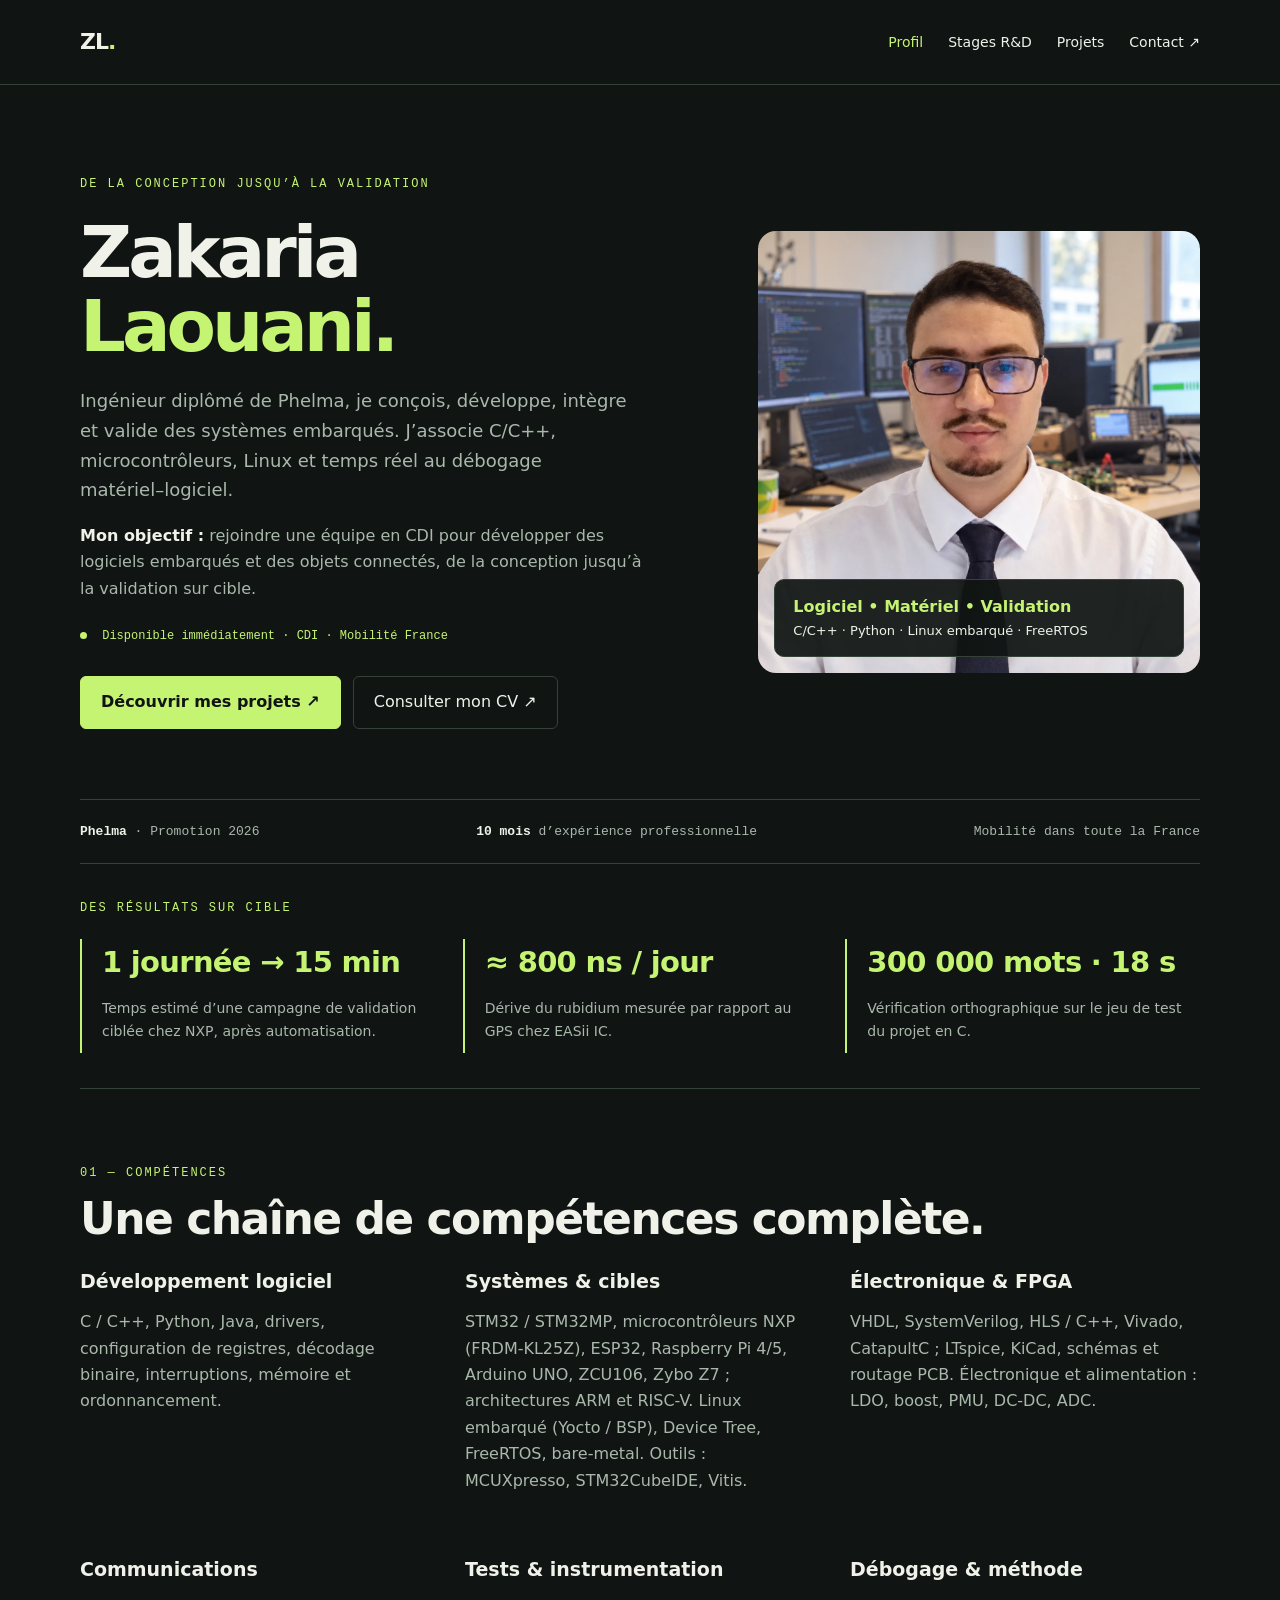
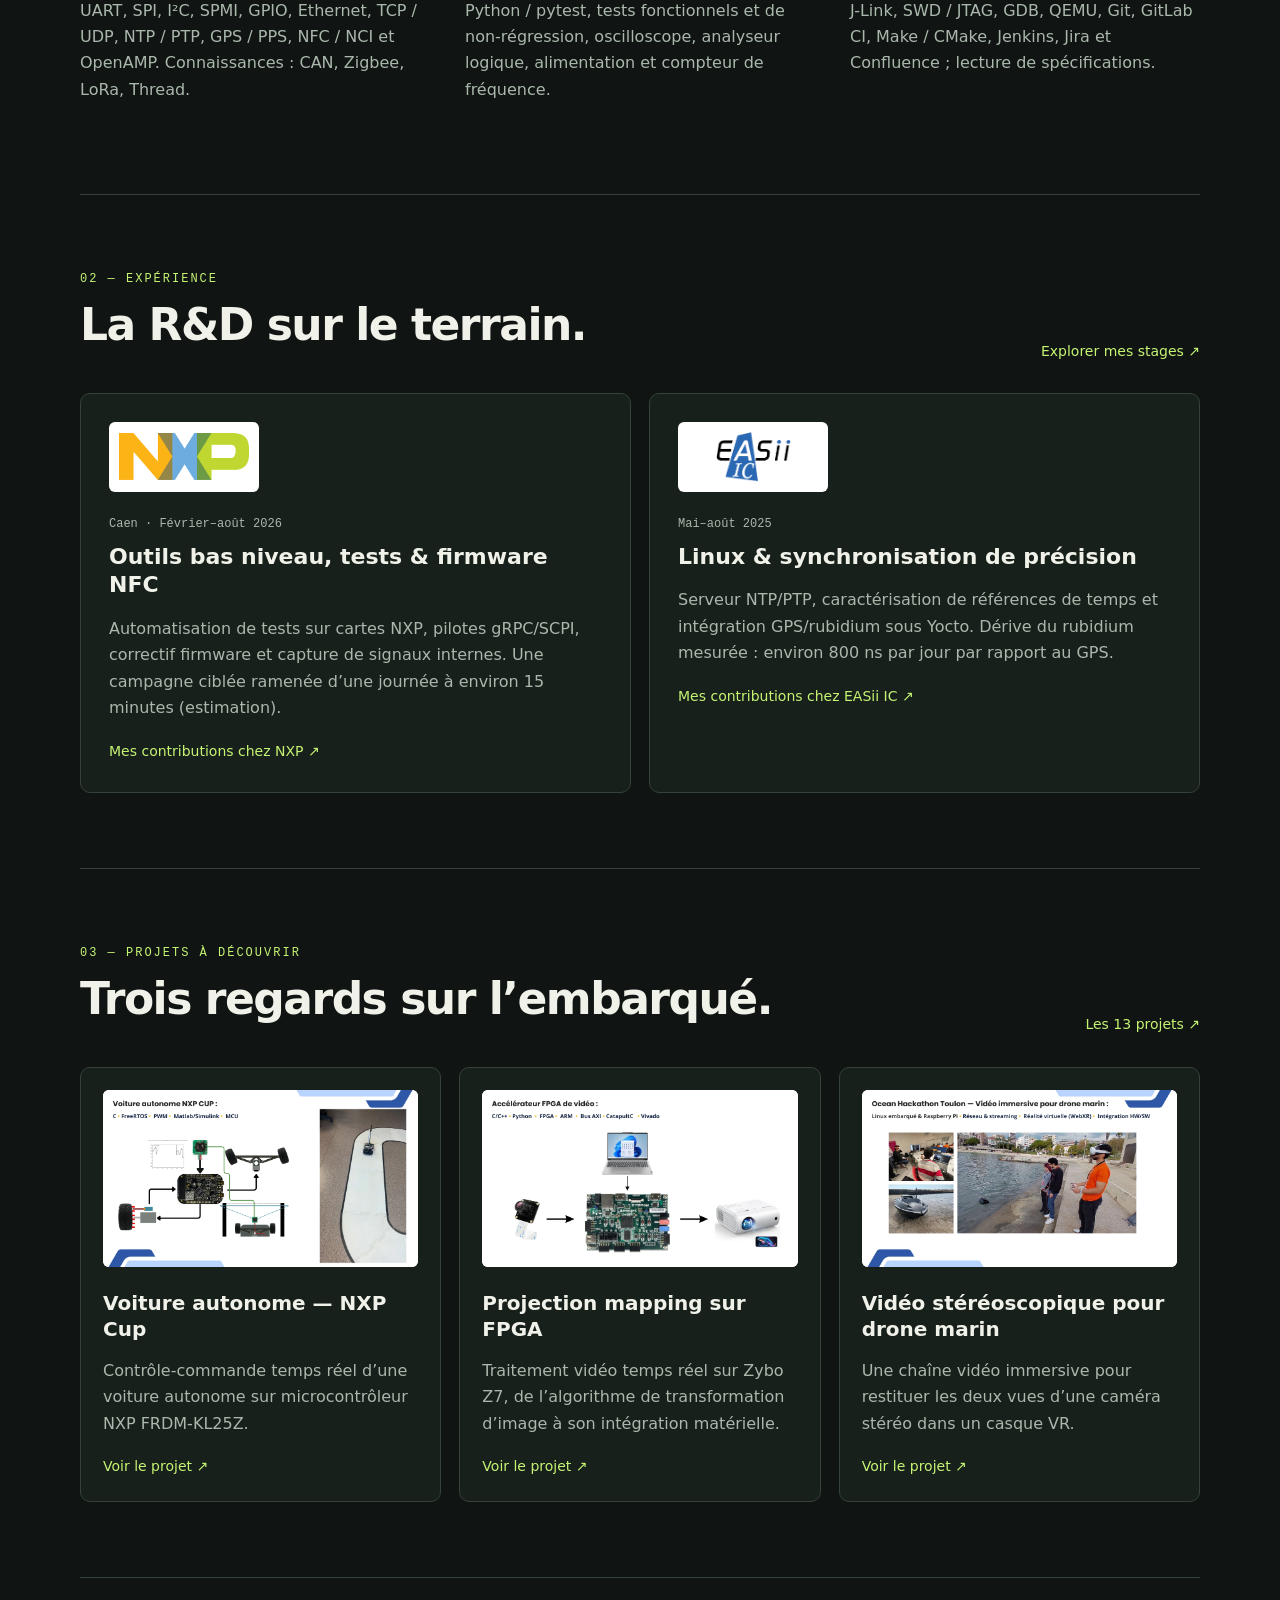
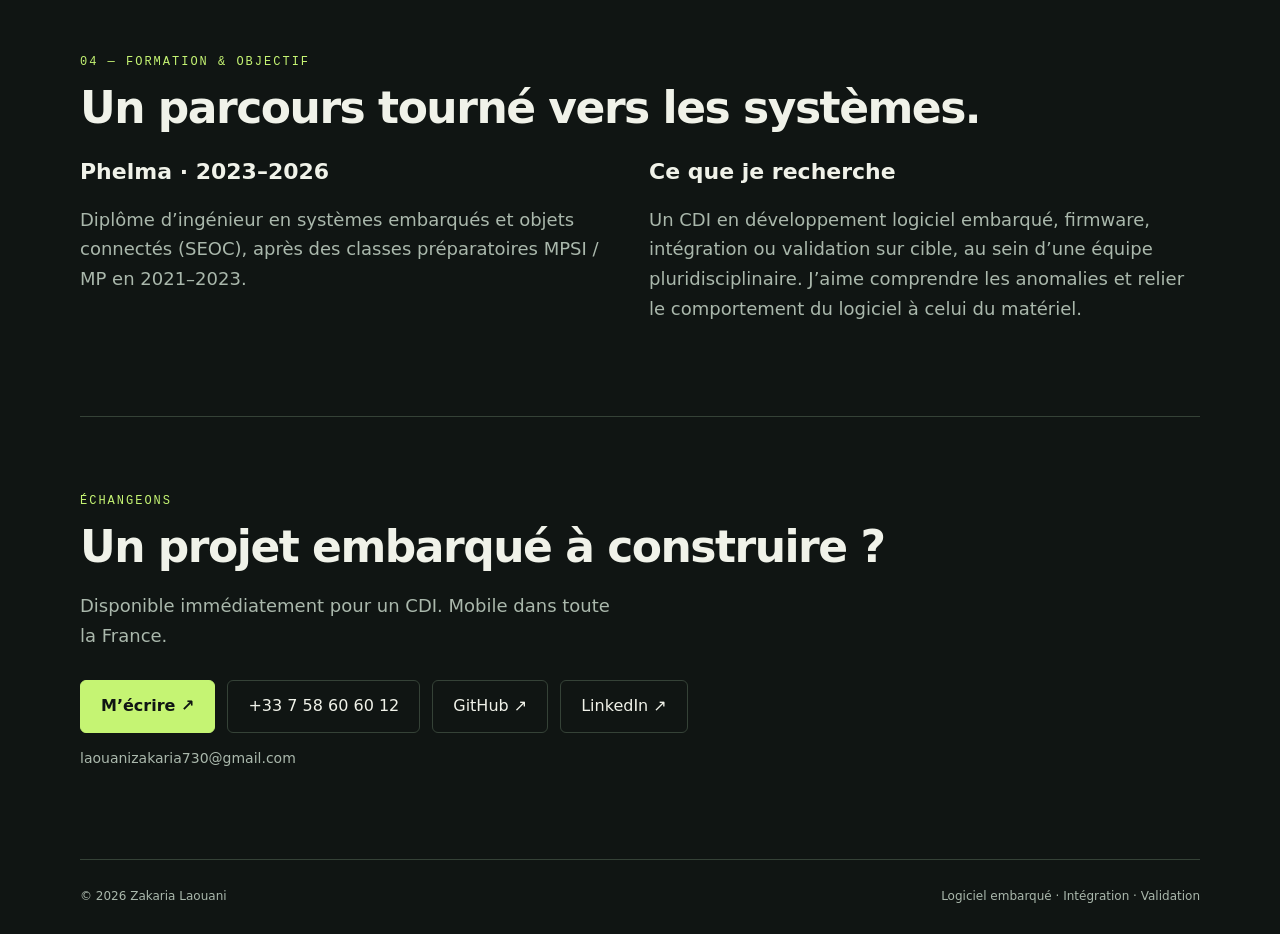
<file: index.html>
<!doctype html><html lang="fr"><head><meta charset="utf-8"><meta name="viewport" content="width=device-width, initial-scale=1"><meta name="description" content="Zakaria Laouani, ingénieur systèmes embarqués : C/C++, Linux, FreeRTOS, intégration et validation sur cible."><title>Portfolio — Zakaria Laouani</title><link rel="stylesheet" href="./styles.css"><script src="./script.js" defer></script></head><body><a class="skip" href="#main">Aller au contenu</a><header><nav class="wrap" aria-label="Navigation principale"><a class="logo" href="./index.html">ZL<span>.</span></a><div class="links"><a href="./index.html" aria-current="page">Profil</a><a href="./experiences.html">Stages R&D</a><a href="./projets.html">Projets</a><a href="#contact">Contact ↗</a></div></nav></header><main id="main" class="wrap"><div class="hero"><div><div class="eyebrow">De la conception jusqu’à la validation</div><h1>Zakaria<br><em>Laouani.</em></h1><p class="lead">Ingénieur diplômé de Phelma, je conçois, développe, intègre et valide des systèmes embarqués. J’associe C/C++, microcontrôleurs, Linux et temps réel au débogage matériel–logiciel.</p><p class="hero-objective"><strong>Mon objectif :</strong> rejoindre une équipe en CDI pour développer des logiciels embarqués et des objets connectés, de la conception jusqu’à la validation sur cible.</p><div class="availability"><span></span> Disponible immédiatement · CDI · Mobilité France</div><div class="actions"><a class="btn primary" href="./projets.html">Découvrir mes projets ↗</a><a class="btn" href="./assets/cv-zakaria-laouani.pdf" target="_blank" rel="noopener">Consulter mon CV ↗</a></div></div><figure class="portrait"><img src="./assets/portrait.webp" alt="Zakaria Laouani dans un laboratoire électronique" width="1254" height="1254" fetchpriority="high"><figcaption><strong>Logiciel • Matériel • Validation</strong>C/C++ · Python · Linux embarqué · FreeRTOS</figcaption></figure></div><div class="strip"><span><strong>Phelma</strong> · Promotion 2026</span><span><strong>10 mois</strong> d’expérience professionnelle</span><span>Mobilité dans toute la France</span></div>
<section class="impact" aria-label="Quelques résultats"><div class="eyebrow">Des résultats sur cible</div><div class="impact-grid"><article><strong>1 journée → 15 min</strong><p>Temps estimé d’une campagne de validation ciblée chez NXP, après automatisation.</p></article><article><strong>≈ 800 ns / jour</strong><p>Dérive du rubidium mesurée par rapport au GPS chez EASii IC.</p></article><article><strong>300 000 mots · 18 s</strong><p>Vérification orthographique sur le jeu de test du projet en C.</p></article></div></section><section id="competences"><div class="eyebrow">01 — Compétences</div><h2>Une chaîne de compétences complète.</h2><div class="skills skill-grid"><div><h3>Développement logiciel</h3><p>C / C++, Python, Java, drivers, configuration de registres, décodage binaire, interruptions, mémoire et ordonnancement.</p></div><div><h3>Systèmes &amp; cibles</h3><p>STM32 / STM32MP, microcontrôleurs NXP (FRDM-KL25Z), ESP32, Raspberry Pi 4/5, Arduino UNO, ZCU106, Zybo Z7 ; architectures ARM et RISC-V. Linux embarqué (Yocto / BSP), Device Tree, FreeRTOS, bare-metal. Outils : MCUXpresso, STM32CubeIDE, Vitis.</p></div><div><h3>Électronique &amp; FPGA</h3><p>VHDL, SystemVerilog, HLS / C++, Vivado, CatapultC ; LTspice, KiCad, schémas et routage PCB. Électronique et alimentation : LDO, boost, PMU, DC-DC, ADC.</p></div><div><h3>Communications</h3><p>UART, SPI, I²C, SPMI, GPIO, Ethernet, TCP / UDP, NTP / PTP, GPS / PPS, NFC / NCI et OpenAMP. Connaissances : CAN, Zigbee, LoRa, Thread.</p></div><div><h3>Tests &amp; instrumentation</h3><p>Python / pytest, tests fonctionnels et de non-régression, oscilloscope, analyseur logique, alimentation et compteur de fréquence.</p></div><div><h3>Débogage &amp; méthode</h3><p>J-Link, SWD / JTAG, GDB, QEMU, Git, GitLab CI, Make / CMake, Jenkins, Jira et Confluence ; lecture de spécifications.</p></div></div></section><section><div class="section-top"><div><div class="eyebrow">02 — Expérience</div><h2>La R&D sur le terrain.</h2></div><a class="text-link" href="./experiences.html">Explorer mes stages ↗</a></div><div class="grid"><article class="card"><img class="company-logo" src="./assets/logo-nxp.png" alt="NXP Semiconductors"><p class="number">Caen · Février–août 2026</p><h3>Outils bas niveau, tests & firmware NFC</h3><p>Automatisation de tests sur cartes NXP, pilotes gRPC/SCPI, correctif firmware et capture de signaux internes. Une campagne ciblée ramenée d’une journée à environ 15 minutes (estimation).</p><a class="text-link" href="./experiences.html#nxp">Mes contributions chez NXP ↗</a></article><article class="card"><img class="company-logo" src="./assets/logo-easii.png" alt="EASii IC"><p class="number">Mai–août 2025</p><h3>Linux & synchronisation de précision</h3><p>Serveur NTP/PTP, caractérisation de références de temps et intégration GPS/rubidium sous Yocto. Dérive du rubidium mesurée : environ 800 ns par jour par rapport au GPS.</p><a class="text-link" href="./experiences.html#easii">Mes contributions chez EASii IC ↗</a></article></div></section><section><div class="section-top"><div><div class="eyebrow">03 — Projets à découvrir</div><h2>Trois regards sur l’embarqué.</h2></div><a class="text-link" href="./projets.html">Les 13 projets ↗</a></div><div class="featured-grid"><article class="card"><a class="project-image" href="./assets/slide-09.webp" data-lightbox aria-label="Agrandir : Voiture autonome — NXP Cup"><img src="./assets/slide-09.webp" alt="Voiture autonome — NXP Cup" loading="lazy"></a><h3>Voiture autonome — NXP Cup</h3><p>Contrôle-commande temps réel d’une voiture autonome sur microcontrôleur NXP FRDM-KL25Z.</p><a class="text-link" href="./projets.html#nxp-cup">Voir le projet ↗</a></article><article class="card"><a class="project-image" href="./assets/slide-10.webp" data-lightbox aria-label="Agrandir : Projection mapping sur FPGA"><img src="./assets/slide-10.webp" alt="Projection mapping sur FPGA" loading="lazy"></a><h3>Projection mapping sur FPGA</h3><p>Traitement vidéo temps réel sur Zybo Z7, de l’algorithme de transformation d’image à son intégration matérielle.</p><a class="text-link" href="./projets.html#projection">Voir le projet ↗</a></article><article class="card"><a class="project-image" href="./assets/slide-08.webp" data-lightbox aria-label="Agrandir : Vidéo stéréoscopique pour drone marin"><img src="./assets/slide-08.webp" alt="Vidéo stéréoscopique pour drone marin" loading="lazy"></a><h3>Vidéo stéréoscopique pour drone marin</h3><p>Une chaîne vidéo immersive pour restituer les deux vues d’une caméra stéréo dans un casque VR.</p><a class="text-link" href="./projets.html#ocean">Voir le projet ↗</a></article></div></section><section><div class="eyebrow">04 — Formation & objectif</div><h2>Un parcours tourné vers les systèmes.</h2><div class="grid"><div><h3>Phelma · 2023–2026</h3><p class="lead">Diplôme d’ingénieur en systèmes embarqués et objets connectés (SEOC), après des classes préparatoires MPSI / MP en 2021–2023.</p></div><div><h3>Ce que je recherche</h3><p class="lead">Un CDI en développement logiciel embarqué, firmware, intégration ou validation sur cible, au sein d’une équipe pluridisciplinaire. J’aime comprendre les anomalies et relier le comportement du logiciel à celui du matériel.</p></div></div></section><section id="contact"><div class="eyebrow">Échangeons</div><h2>Un projet embarqué à construire ?</h2><p class="lead">Disponible immédiatement pour un CDI. Mobile dans toute la France.</p><div class="actions"><a class="btn primary" href="mailto:laouanizakaria730@gmail.com">M’écrire ↗</a><a class="btn" href="tel:+33758606012">+33 7 58 60 60 12</a><a class="btn" href="https://github.com/zakaria-laouani" target="_blank" rel="noopener noreferrer">GitHub ↗</a><a class="btn" href="https://www.linkedin.com/in/zakaria-laouani-aa63ab289/" target="_blank" rel="noopener noreferrer">LinkedIn ↗</a></div><p class="note"><a href="mailto:laouanizakaria730@gmail.com">laouanizakaria730@gmail.com</a></p></section></main><footer class="wrap"><span>© <span id="year">2026</span> Zakaria Laouani</span><span>Logiciel embarqué · Intégration · Validation</span></footer><dialog id="image-dialog" aria-label="Visuel agrandi"><button type="button" id="close-dialog">Fermer ×</button><img id="dialog-image" alt=""><p id="dialog-caption"></p></dialog></body></html>
</file>
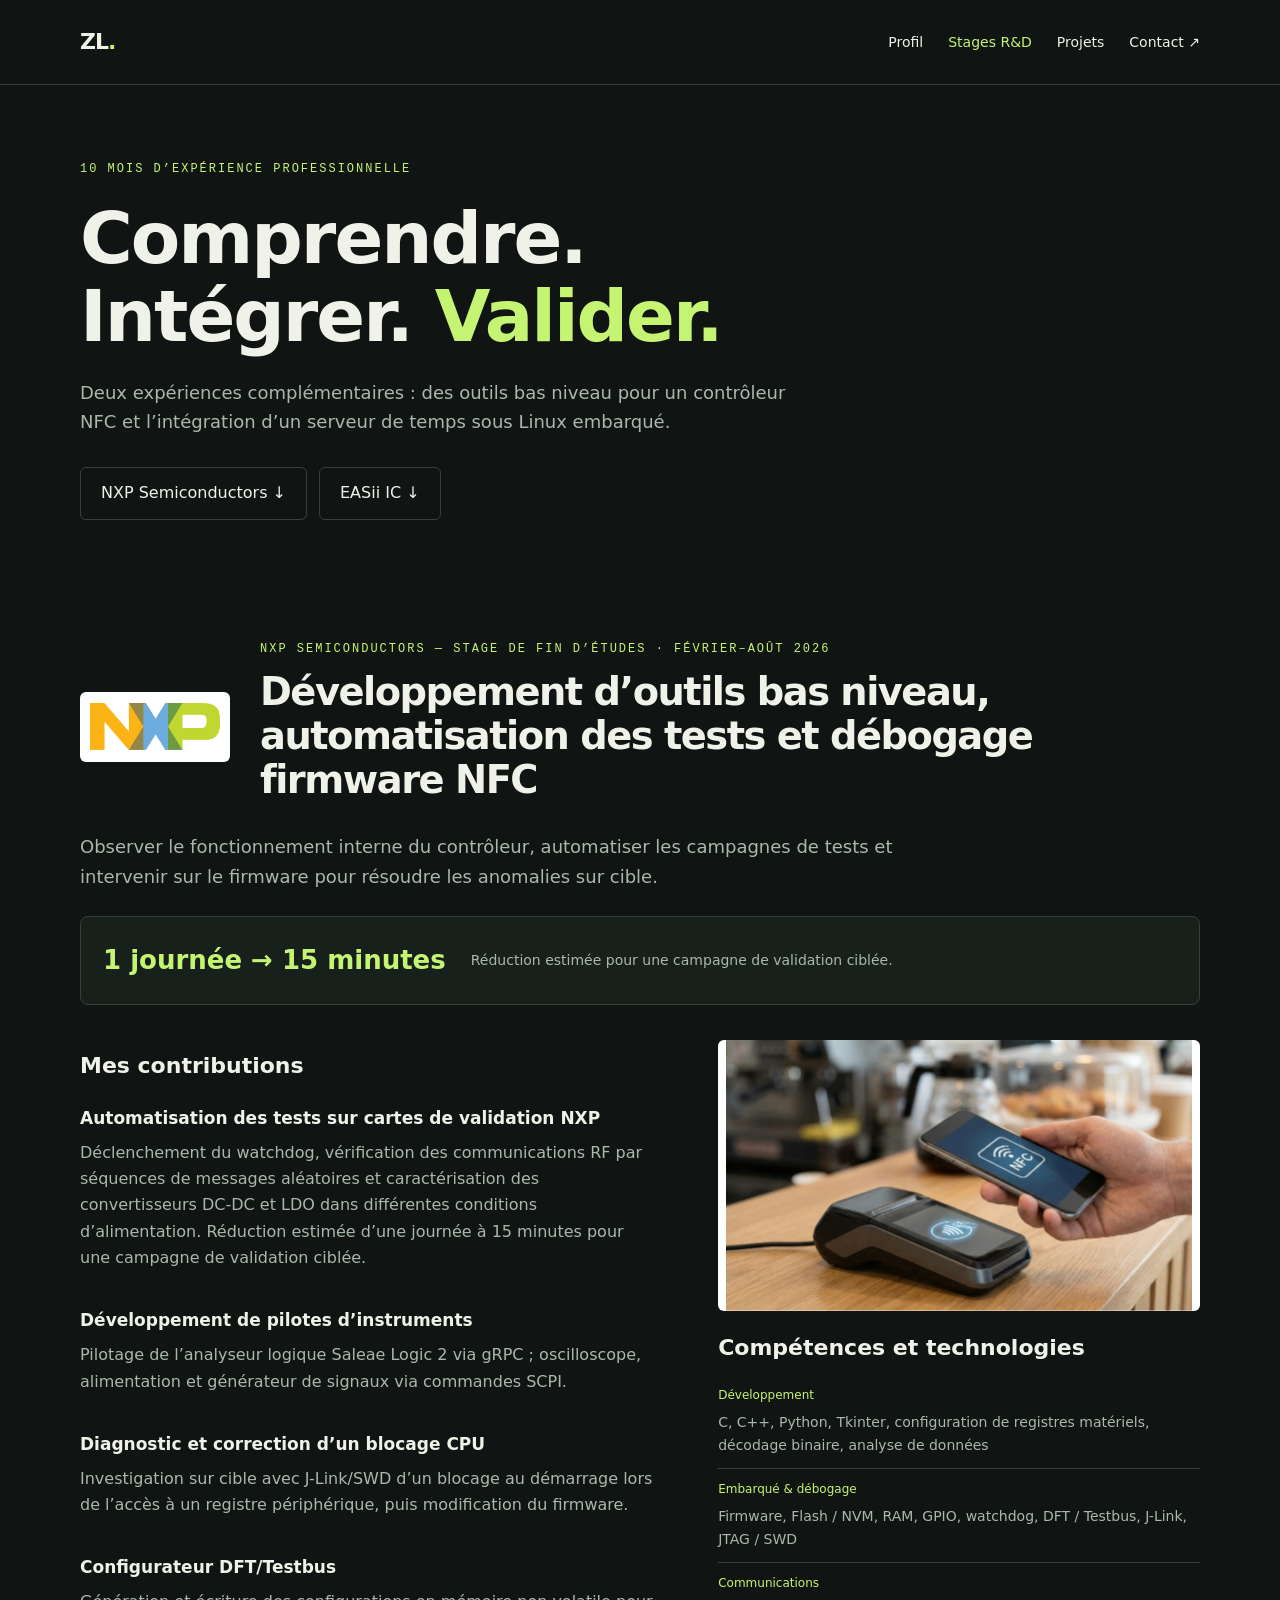
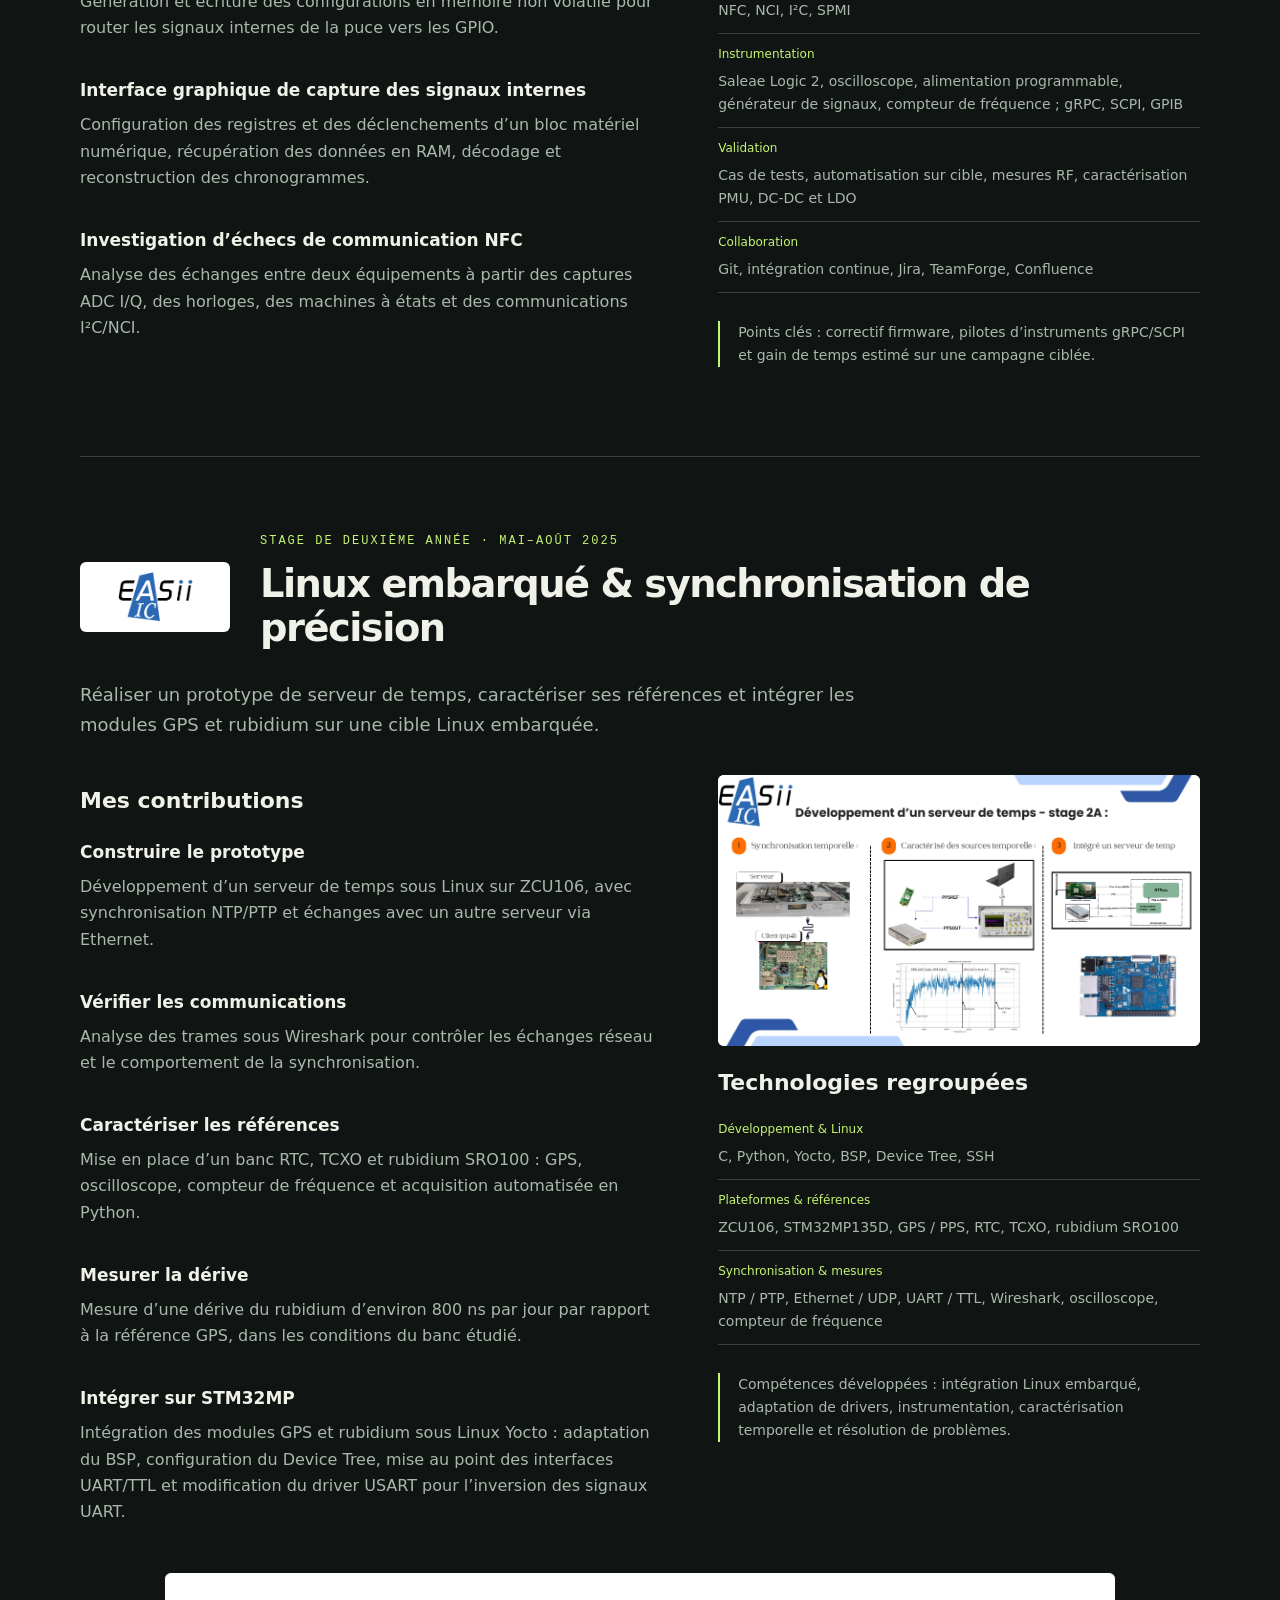
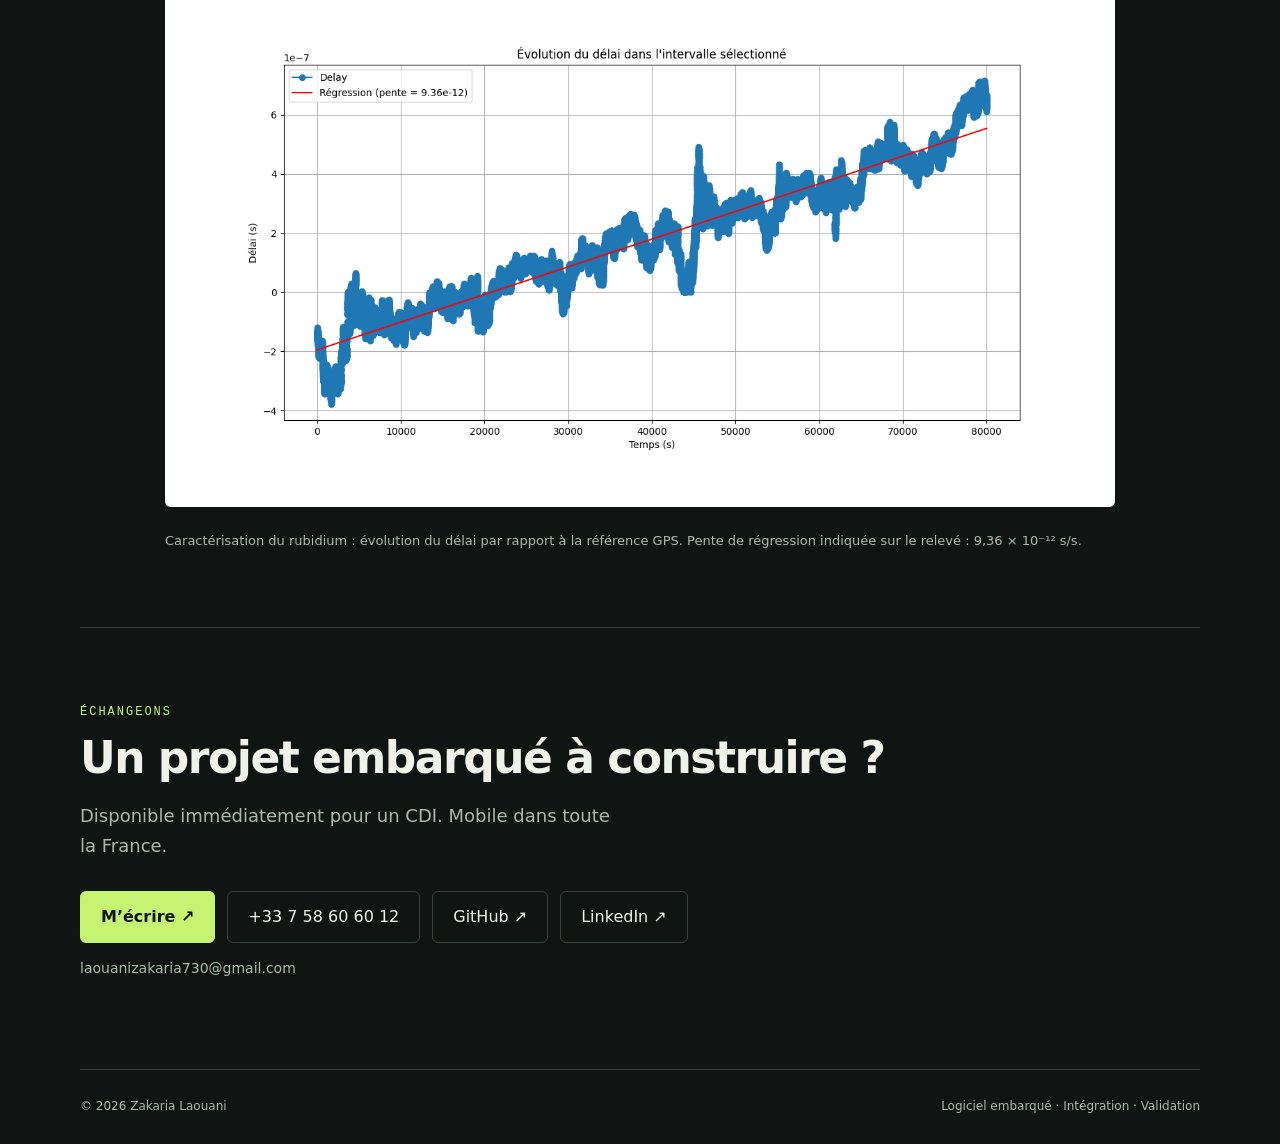
<file: experiences.html>
<!doctype html><html lang="fr"><head><meta charset="utf-8"><meta name="viewport" content="width=device-width, initial-scale=1"><meta name="description" content="Zakaria Laouani, ingénieur systèmes embarqués : C/C++, Linux, FreeRTOS, intégration et validation sur cible."><title>Stages R&amp;D — Zakaria Laouani</title><link rel="stylesheet" href="./styles.css"><script src="./script.js" defer></script></head><body><a class="skip" href="#main">Aller au contenu</a><header><nav class="wrap" aria-label="Navigation principale"><a class="logo" href="./index.html">ZL<span>.</span></a><div class="links"><a href="./index.html">Profil</a><a href="./experiences.html" aria-current="page">Stages R&D</a><a href="./projets.html">Projets</a><a href="#contact">Contact ↗</a></div></nav></header><main id="main" class="wrap"><div class="page-intro"><div class="eyebrow">10 mois d’expérience professionnelle</div><h1>Comprendre.<br>Intégrer. <em>Valider.</em></h1><p class="lead">Deux expériences complémentaires : des outils bas niveau pour un contrôleur NFC et l’intégration d’un serveur de temps sous Linux embarqué.</p><div class="actions"><a class="btn" href="#nxp">NXP Semiconductors ↓</a><a class="btn" href="#easii">EASii IC ↓</a></div></div><section id="nxp" class="stage"><div class="stage-heading"><img class="company-logo" src="./assets/logo-nxp.png" alt="NXP Semiconductors"><div><div class="eyebrow">NXP Semiconductors — Stage de fin d’études · Février–août 2026</div><h2>Développement d’outils bas niveau, automatisation des tests et débogage firmware NFC</h2></div></div><p class="lead">Observer le fonctionnement interne du contrôleur, automatiser les campagnes de tests et intervenir sur le firmware pour résoudre les anomalies sur cible.</p><div class="result-callout"><strong>1 journée → 15 minutes</strong><span>Réduction estimée pour une campagne de validation ciblée.</span></div><div class="stage-layout"><div><h3>Mes contributions</h3><div class="contribution"><h4>Automatisation des tests sur cartes de validation NXP</h4><p>Déclenchement du watchdog, vérification des communications RF par séquences de messages aléatoires et caractérisation des convertisseurs DC-DC et LDO dans différentes conditions d’alimentation. Réduction estimée d’une journée à 15 minutes pour une campagne de validation ciblée.</p></div><div class="contribution"><h4>Développement de pilotes d’instruments</h4><p>Pilotage de l’analyseur logique Saleae Logic 2 via gRPC ; oscilloscope, alimentation et générateur de signaux via commandes SCPI.</p></div><div class="contribution"><h4>Diagnostic et correction d’un blocage CPU</h4><p>Investigation sur cible avec J-Link/SWD d’un blocage au démarrage lors de l’accès à un registre périphérique, puis modification du firmware.</p></div><div class="contribution"><h4>Configurateur DFT/Testbus</h4><p>Génération et écriture des configurations en mémoire non volatile pour router les signaux internes de la puce vers les GPIO.</p></div><div class="contribution"><h4>Interface graphique de capture des signaux internes</h4><p>Configuration des registres et des déclenchements d’un bloc matériel numérique, récupération des données en RAM, décodage et reconstruction des chronogrammes.</p></div><div class="contribution"><h4>Investigation d’échecs de communication NFC</h4><p>Analyse des échanges entre deux équipements à partir des captures ADC I/Q, des horloges, des machines à états et des communications I²C/NCI.</p></div></div><aside><a class="project-image" href="./assets/nfc.png" data-lightbox aria-label="Agrandir : illustration du contexte NFC"><img src="./assets/nfc.png" alt="Illustration du contexte NFC" loading="lazy"></a><h3>Compétences et technologies</h3><dl class="technologies"><div><dt>Développement</dt><dd>C, C++, Python, Tkinter, configuration de registres matériels, décodage binaire, analyse de données</dd></div><div><dt>Embarqué &amp; débogage</dt><dd>Firmware, Flash / NVM, RAM, GPIO, watchdog, DFT / Testbus, J-Link, JTAG / SWD</dd></div><div><dt>Communications</dt><dd>NFC, NCI, I²C, SPMI</dd></div><div><dt>Instrumentation</dt><dd>Saleae Logic 2, oscilloscope, alimentation programmable, générateur de signaux, compteur de fréquence ; gRPC, SCPI, GPIB</dd></div><div><dt>Validation</dt><dd>Cas de tests, automatisation sur cible, mesures RF, caractérisation PMU, DC-DC et LDO</dd></div><div><dt>Collaboration</dt><dd>Git, intégration continue, Jira, TeamForge, Confluence</dd></div></dl><p class="learning">Points clés : correctif firmware, pilotes d’instruments gRPC/SCPI et gain de temps estimé sur une campagne ciblée.</p></aside></div></section><section id="easii" class="stage"><div class="stage-heading"><img class="company-logo" src="./assets/logo-easii.png" alt="EASii IC"><div><div class="eyebrow">Stage de deuxième année ·  Mai–août 2025</div><h2>Linux embarqué &amp; synchronisation de précision</h2></div></div><p class="lead">Réaliser un prototype de serveur de temps, caractériser ses références et intégrer les modules GPS et rubidium sur une cible Linux embarquée.</p><div class="stage-layout"><div><h3>Mes contributions</h3><div class="contribution"><h4>Construire le prototype</h4><p>Développement d’un serveur de temps sous Linux sur ZCU106, avec synchronisation NTP/PTP et échanges avec un autre serveur via Ethernet.</p></div><div class="contribution"><h4>Vérifier les communications</h4><p>Analyse des trames sous Wireshark pour contrôler les échanges réseau et le comportement de la synchronisation.</p></div><div class="contribution"><h4>Caractériser les références</h4><p>Mise en place d’un banc RTC, TCXO et rubidium SRO100 : GPS, oscilloscope, compteur de fréquence et acquisition automatisée en Python.</p></div><div class="contribution"><h4>Mesurer la dérive</h4><p>Mesure d’une dérive du rubidium d’environ 800 ns par jour par rapport à la référence GPS, dans les conditions du banc étudié.</p></div><div class="contribution"><h4>Intégrer sur STM32MP</h4><p>Intégration des modules GPS et rubidium sous Linux Yocto : adaptation du BSP, configuration du Device Tree, mise au point des interfaces UART/TTL et modification du driver USART pour l’inversion des signaux UART.</p></div></div><aside><a class="project-image" href="./assets/slide-06.webp" data-lightbox aria-label="Agrandir : Démarche de développement et de caractérisation du serveur de temps — page 6"><img src="./assets/slide-06.webp" alt="Démarche de développement et de caractérisation du serveur de temps — page 6" loading="lazy"></a><h3>Technologies regroupées</h3><dl class="technologies"><div><dt>Développement &amp; Linux</dt><dd>C, Python, Yocto, BSP, Device Tree, SSH</dd></div><div><dt>Plateformes &amp; références</dt><dd>ZCU106, STM32MP135D, GPS / PPS, RTC, TCXO, rubidium SRO100</dd></div><div><dt>Synchronisation &amp; mesures</dt><dd>NTP / PTP, Ethernet / UDP, UART / TTL, Wireshark, oscilloscope, compteur de fréquence</dd></div></dl><p class="learning">Compétences développées : intégration Linux embarqué, adaptation de drivers, instrumentation, caractérisation temporelle et résolution de problèmes.</p></aside></div><figure class="chart"><a class="project-image" href="./assets/mesure-temporelle.png" data-lightbox aria-label="Agrandir : Évolution du délai mesuré et régression linéaire"><img src="./assets/mesure-temporelle.png" alt="Évolution du délai mesuré et régression linéaire" loading="lazy"></a><figcaption>Caractérisation du rubidium : évolution du délai par rapport à la référence GPS. Pente de régression indiquée sur le relevé : 9,36 × 10⁻¹² s/s.</figcaption></figure></section><section id="contact"><div class="eyebrow">Échangeons</div><h2>Un projet embarqué à construire ?</h2><p class="lead">Disponible immédiatement pour un CDI. Mobile dans toute la France.</p><div class="actions"><a class="btn primary" href="mailto:laouanizakaria730@gmail.com">M’écrire ↗</a><a class="btn" href="tel:+33758606012">+33 7 58 60 60 12</a><a class="btn" href="https://github.com/zakaria-laouani" target="_blank" rel="noopener noreferrer">GitHub ↗</a><a class="btn" href="https://www.linkedin.com/in/zakaria-laouani-aa63ab289/" target="_blank" rel="noopener noreferrer">LinkedIn ↗</a></div><p class="note"><a href="mailto:laouanizakaria730@gmail.com">laouanizakaria730@gmail.com</a></p></section></main><footer class="wrap"><span>© <span id="year">2026</span> Zakaria Laouani</span><span>Logiciel embarqué · Intégration · Validation</span></footer><dialog id="image-dialog" aria-label="Visuel agrandi"><button type="button" id="close-dialog">Fermer ×</button><img id="dialog-image" alt=""><p id="dialog-caption"></p></dialog></body></html>
</file>
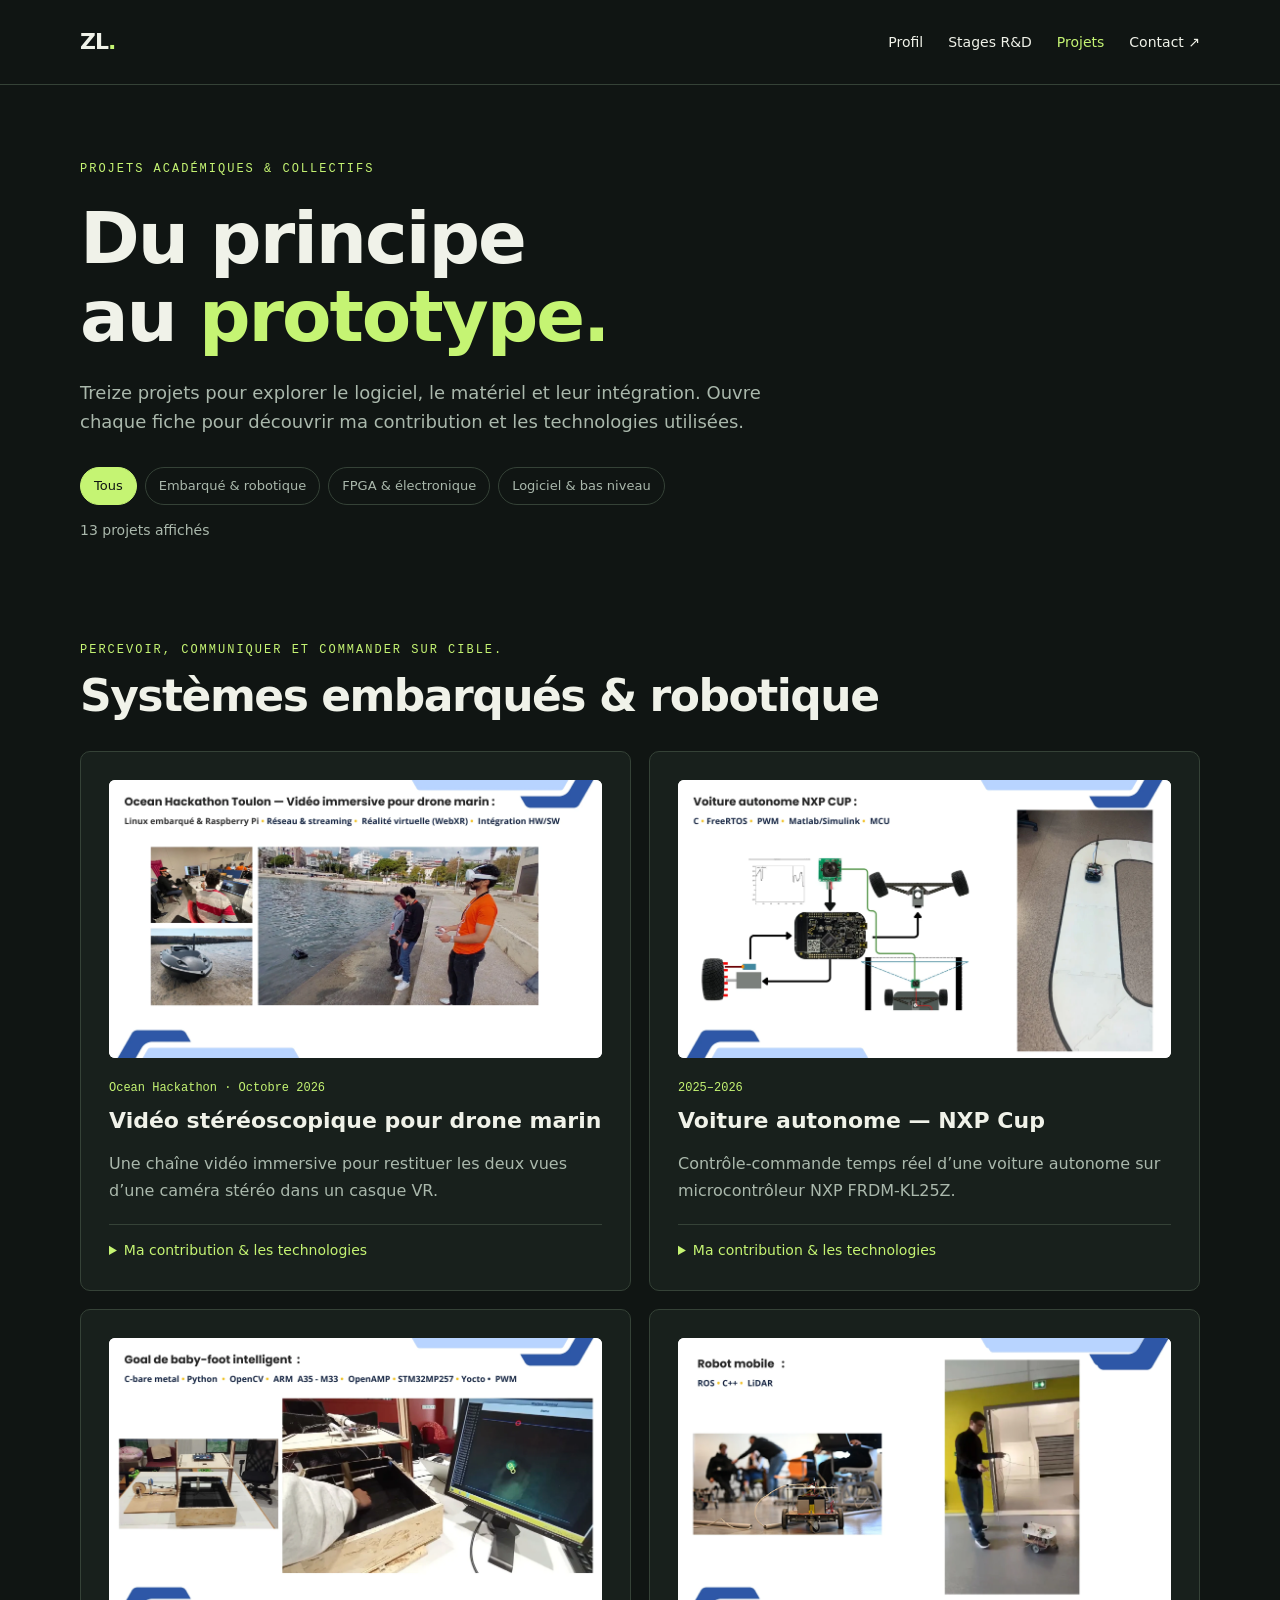
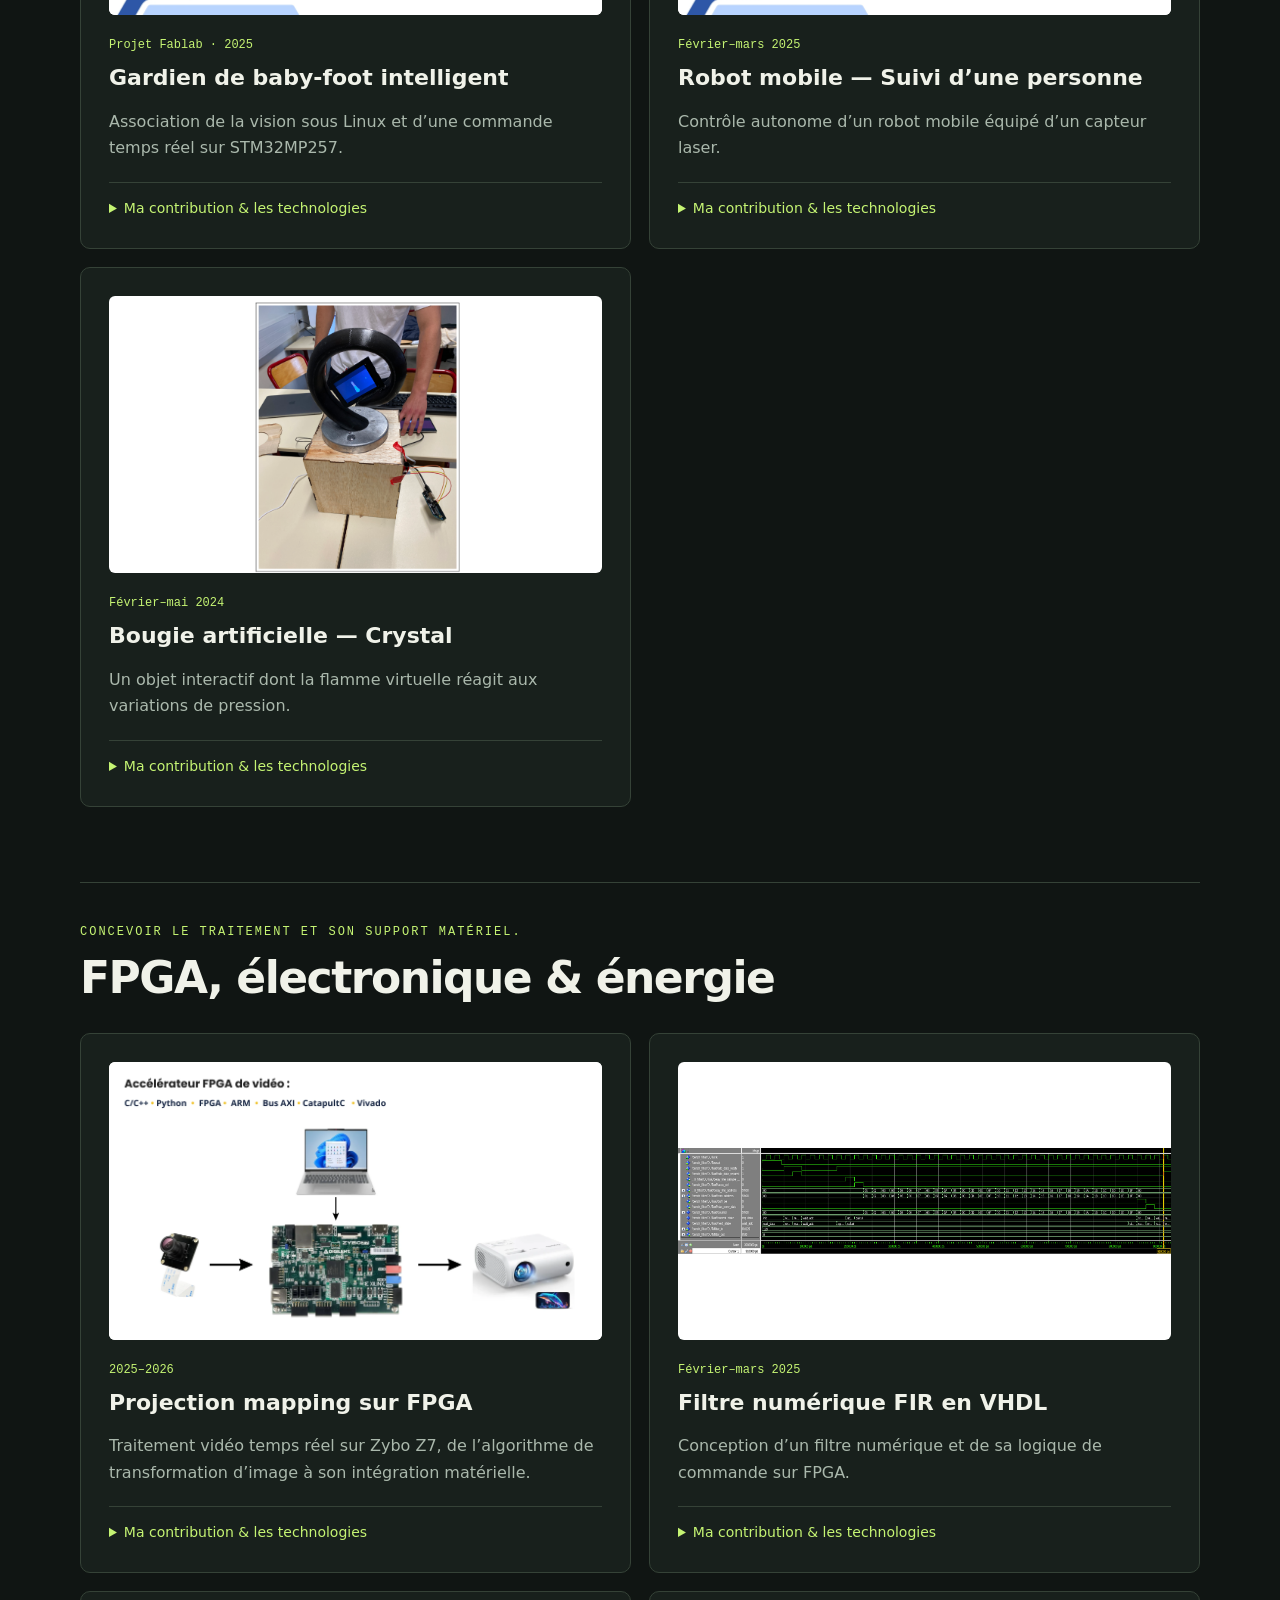
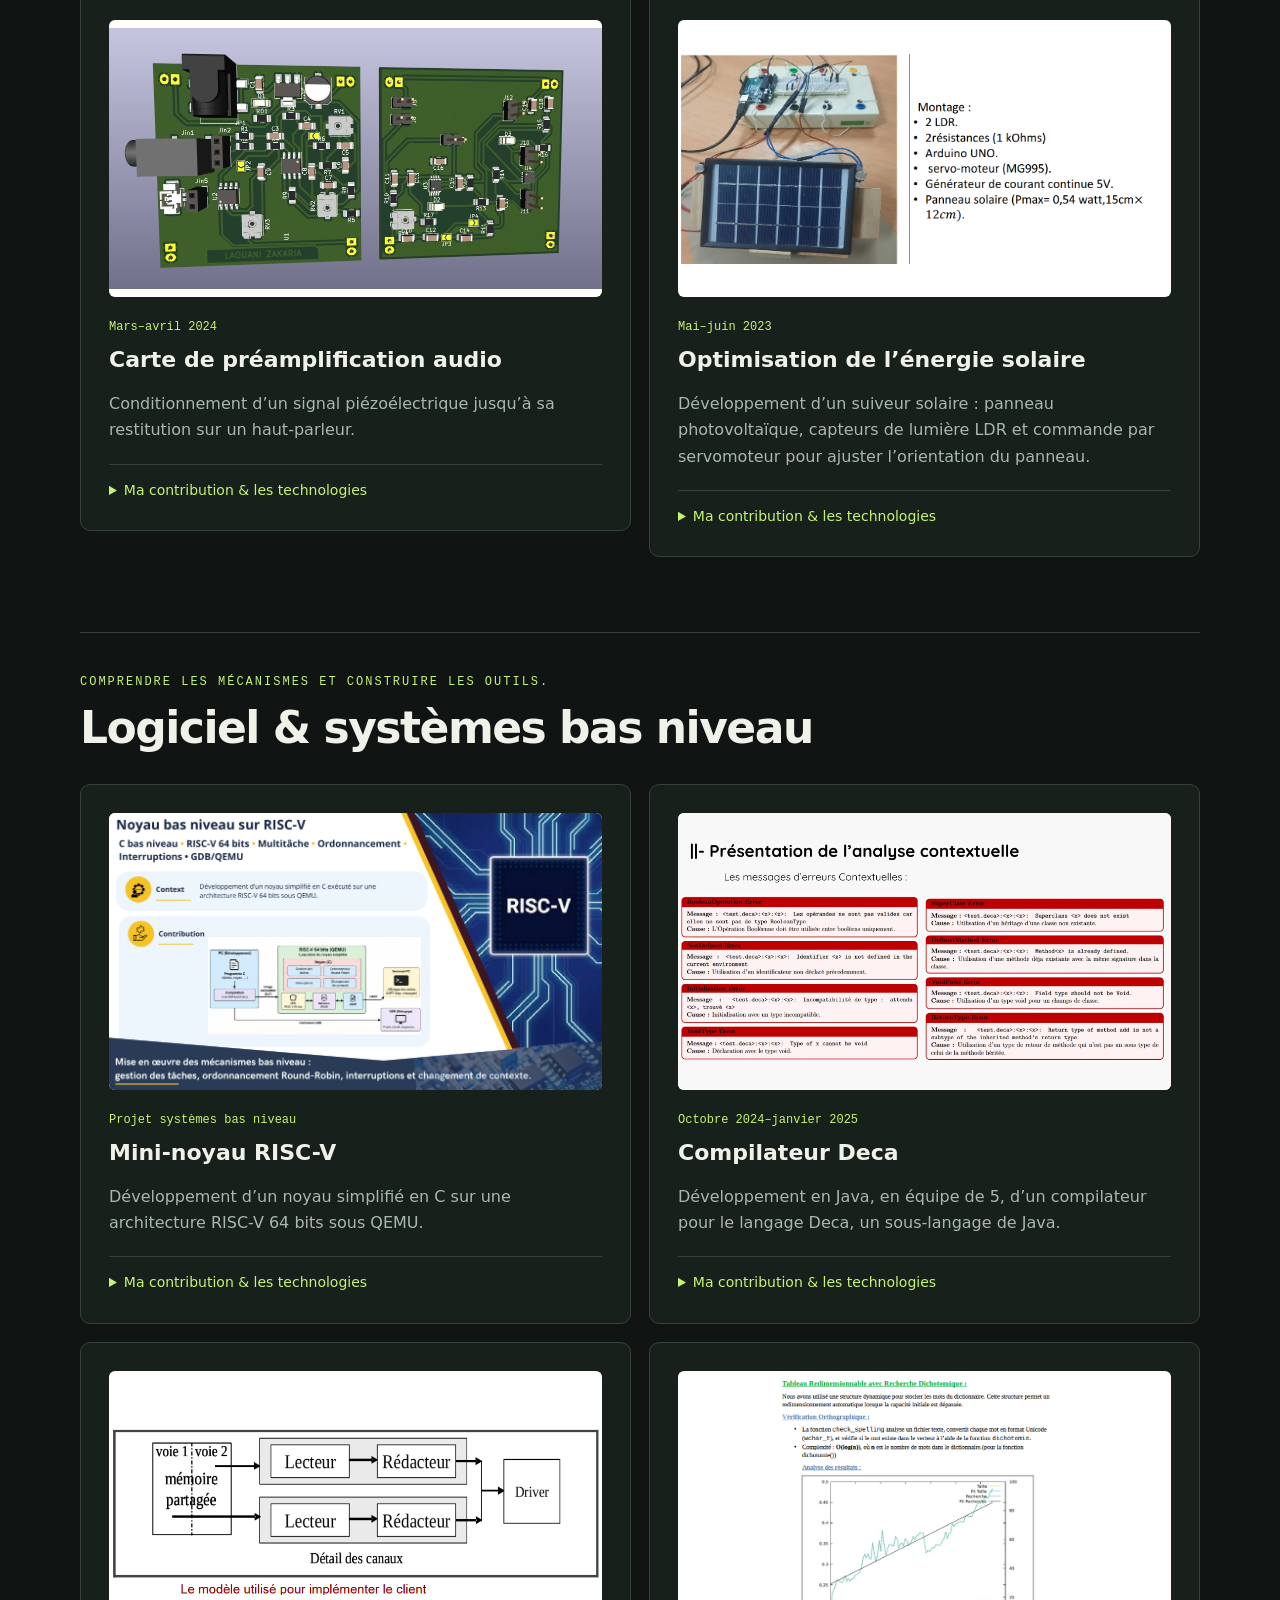
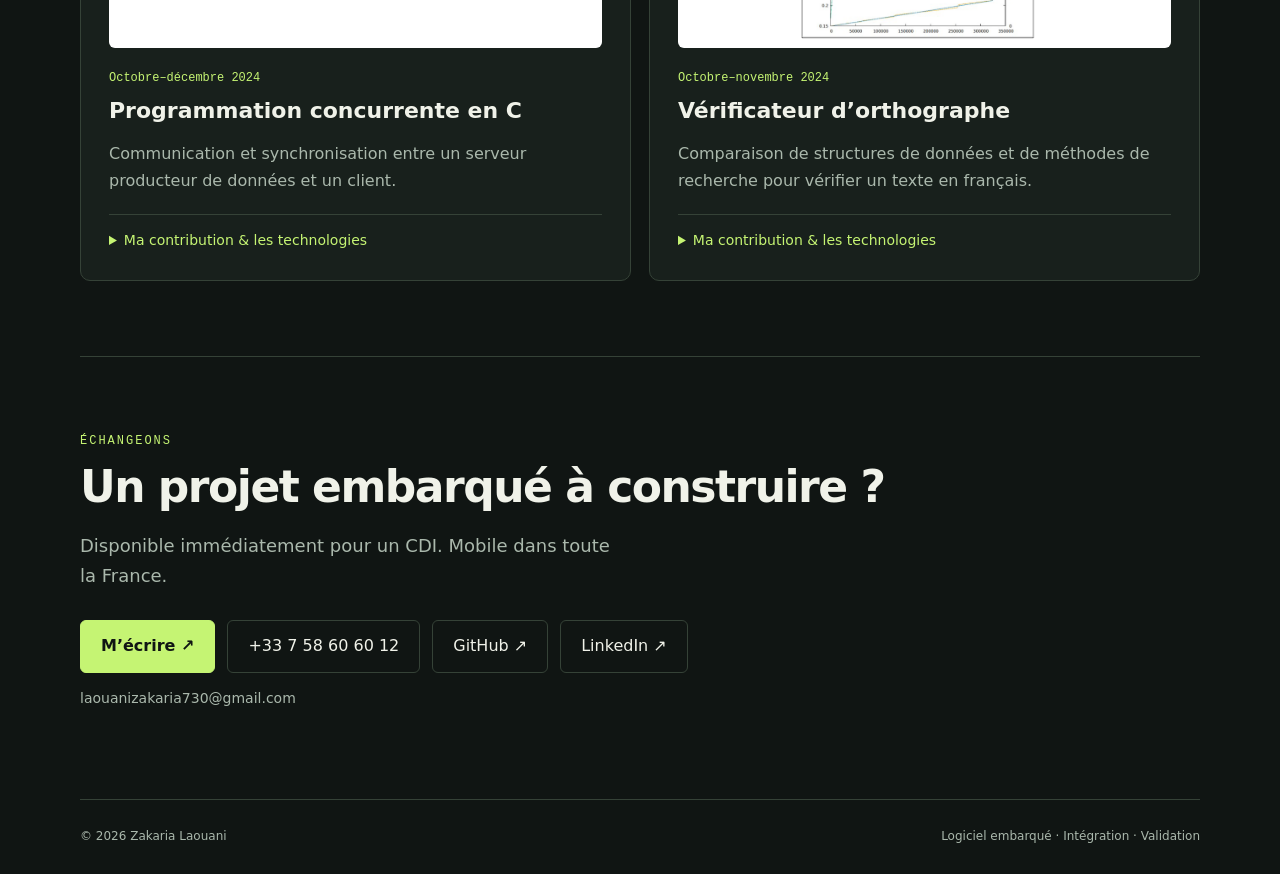
<file: projets.html>
<!doctype html><html lang="fr"><head><meta charset="utf-8"><meta name="viewport" content="width=device-width, initial-scale=1"><meta name="description" content="Zakaria Laouani, ingénieur systèmes embarqués : C/C++, Linux, FreeRTOS, intégration et validation sur cible."><title>Projets — Zakaria Laouani</title><link rel="stylesheet" href="./styles.css"><script src="./script.js" defer></script></head><body><a class="skip" href="#main">Aller au contenu</a><header><nav class="wrap" aria-label="Navigation principale"><a class="logo" href="./index.html">ZL<span>.</span></a><div class="links"><a href="./index.html">Profil</a><a href="./experiences.html">Stages R&D</a><a href="./projets.html" aria-current="page">Projets</a><a href="#contact">Contact ↗</a></div></nav></header><main id="main" class="wrap"><div class="page-intro"><div class="eyebrow">Projets académiques & collectifs</div><h1>Du principe<br>au <em>prototype.</em></h1><p class="lead">Treize projets pour explorer le logiciel, le matériel et leur intégration. Ouvre chaque fiche pour découvrir ma contribution et les technologies utilisées.</p><div class="filters" aria-label="Filtrer les projets"><button data-filter="all" aria-pressed="true">Tous</button><button data-filter="systemes" aria-pressed="false">Embarqué & robotique</button><button data-filter="hardware" aria-pressed="false">FPGA & électronique</button><button data-filter="logiciel" aria-pressed="false">Logiciel & bas niveau</button></div><p id="project-count" class="note" aria-live="polite">13 projets affichés</p></div><section class="project-group" data-category="systemes"><div class="eyebrow">Percevoir, communiquer et commander sur cible.</div><h2>Systèmes embarqués &amp; robotique</h2><div class="grid"><article class="card project-card" id="ocean"><a class="project-image" href="./assets/slide-08.webp" data-lightbox aria-label="Agrandir : Vidéo stéréoscopique pour drone marin"><img src="./assets/slide-08.webp" alt="Vidéo stéréoscopique pour drone marin" loading="lazy"></a><div class="number">Ocean Hackathon · Octobre 2026</div><h3>Vidéo stéréoscopique pour drone marin</h3><p>Une chaîne vidéo immersive pour restituer les deux vues d’une caméra stéréo dans un casque VR.</p><details><summary>Ma contribution & les technologies</summary><h4>Ma contribution</h4><ul class="contributions"><li>Contribution à l’intégration d’une caméra stéréo USB et d’une Raspberry Pi 4 sous Linux, reliées au casque par le réseau Wi-Fi local.</li><li>Mise en relation du flux JPEG/HTTP diffusé par µStreamer et de la page de visualisation hébergée avec Nginx.</li><li>Intégration de l’affichage stéréoscopique et investigation des latences de transmission. Le pilotage du drone reste indépendant de la chaîne vidéo.</li></ul><h4>Technologies regroupées</h4><dl class="technologies"><div><dt>Système &amp; matériel</dt><dd>Linux, Raspberry Pi 4, caméra USB, casque VR</dd></div><div><dt>Diffusion &amp; interfaces</dt><dd>µStreamer, Nginx, HTTP, Wi-Fi, HTML / JavaScript</dd></div><div><dt>Intégration</dt><dd>Acquisition vidéo, réseau local, visualisation stéréoscopique</dd></div></dl><figure class="secondary-media"><img src="./assets/illustration-vr.jpg" alt="Illustration générique d’un drone et d’un casque VR" loading="lazy"><figcaption>Illustration fournie — principe de visualisation immersive, distinct du prototype marin.</figcaption></figure></details></article><article class="card project-card" id="nxp-cup"><a class="project-image" href="./assets/slide-09.webp" data-lightbox aria-label="Agrandir : Voiture autonome — NXP Cup"><img src="./assets/slide-09.webp" alt="Voiture autonome — NXP Cup" loading="lazy"></a><div class="number">2025–2026</div><h3>Voiture autonome — NXP Cup</h3><p>Contrôle-commande temps réel d’une voiture autonome sur microcontrôleur NXP FRDM-KL25Z.</p><details><summary>Ma contribution & les technologies</summary><h4>Ma contribution</h4><ul class="contributions"><li>Développement en C du traitement d’une caméra linéaire pour détecter la piste et guider la voiture.</li><li>Implémentation du contrôle de trajectoire et de vitesse, avec commande PWM du servomoteur et du moteur.</li><li>Organisation de l’acquisition et des commandes en tâches FreeRTOS, puis essais et mise au point sur piste.</li></ul><h4>Technologies regroupées</h4><dl class="technologies"><div><dt>Langage &amp; système</dt><dd>C, FreeRTOS</dd></div><div><dt>Cible &amp; interfaces</dt><dd>FRDM-KL25Z, ARM Cortex-M0+, caméra linéaire, PWM</dd></div><div><dt>Contrôle &amp; validation</dt><dd>Asservissement, MATLAB / Simulink, tests sur cible</dd></div></dl><figure class="video-block"><video controls playsinline preload="none" poster="./assets/video-poster.jpg" aria-label="Voiture autonome en suivi de ligne"><source src="./assets/demonstration-asservissement.mp4" type="video/mp4"></video><figcaption>Démonstration de suivi de ligne par asservissement — environ 30 secondes.</figcaption></figure></details></article><article class="card project-card" id="baby-foot"><a class="project-image" href="./assets/slide-11.webp" data-lightbox aria-label="Agrandir : Gardien de baby-foot intelligent"><img src="./assets/slide-11.webp" alt="Gardien de baby-foot intelligent" loading="lazy"></a><div class="number">Projet Fablab · 2025</div><h3>Gardien de baby-foot intelligent</h3><p>Association de la vision sous Linux et d’une commande temps réel sur STM32MP257.</p><details><summary>Ma contribution & les technologies</summary><h4>Ma contribution</h4><ul class="contributions"><li>Intégration du traitement de vision avec OpenCV sur le cœur Cortex-A35.</li><li>Commande des actionneurs sur Cortex-M33 et génération des signaux PWM.</li><li>Mise en place des échanges interprocesseurs avec OpenAMP pour relier la perception et l’actionnement.</li></ul><h4>Technologies regroupées</h4><dl class="technologies"><div><dt>Logiciel</dt><dd>C bare-metal, Python, OpenCV</dd></div><div><dt>Systèmes &amp; cible</dt><dd>Linux / Yocto, STM32MP257, Cortex-A35 / Cortex-M33</dd></div><div><dt>Interfaces</dt><dd>OpenAMP, communication interprocesseur, PWM</dd></div></dl></details></article><article class="card project-card" id="robot"><a class="project-image" href="./assets/slide-12.webp" data-lightbox aria-label="Agrandir : Robot mobile — Suivi d’une personne"><img src="./assets/slide-12.webp" alt="Robot mobile — Suivi d’une personne" loading="lazy"></a><div class="number">Février–mars 2025</div><h3>Robot mobile — Suivi d’une personne</h3><p>Contrôle autonome d’un robot mobile équipé d’un capteur laser.</p><details><summary>Ma contribution & les technologies</summary><h4>Ma contribution</h4><ul class="contributions"><li>Programmation en C++ des composants de contrôle du robot sous ROS.</li><li>Exploitation des mesures LiDAR pour détecter et suivre une personne.</li><li>Intégration des composants logiciels et expérimentation sur le robot.</li></ul><h4>Technologies regroupées</h4><dl class="technologies"><div><dt>Logiciel</dt><dd>C++, ROS</dd></div><div><dt>Capteur &amp; système</dt><dd>LiDAR, plateforme robotique mobile</dd></div><div><dt>Méthodes</dt><dd>Perception, suivi autonome, intégration logicielle</dd></div></dl></details></article><article class="card project-card" id="crystal"><a class="project-image" href="./assets/crystal.png" data-lightbox aria-label="Agrandir : Bougie artificielle — Crystal"><img src="./assets/crystal.png" alt="Bougie artificielle — Crystal" loading="lazy"></a><div class="number">Février–mai 2024</div><h3>Bougie artificielle — Crystal</h3><p>Un objet interactif dont la flamme virtuelle réagit aux variations de pression.</p><details><summary>Ma contribution & les technologies</summary><h4>Ma contribution</h4><ul class="contributions"><li>Responsable technique au sein d’une équipe de 8 personnes, pour un projet doté d’un budget de 5 000 €.</li><li>Supervision de la conception et de l’implémentation : acquisition de la pression sur Arduino, puis transmission série vers une Raspberry Pi 5.</li><li>Analyse des valeurs avec Python et interaction dynamique de la flamme affichée à l’écran.</li></ul><h4>Technologies regroupées</h4><dl class="technologies"><div><dt>Développement</dt><dd>C, Python</dd></div><div><dt>Matériel &amp; interfaces</dt><dd>Arduino UNO, Raspberry Pi 5, capteur de pression, liaison série</dd></div><div><dt>Projet</dt><dd>Coordination technique, intégration, contraintes client</dd></div></dl></details></article></div></section><section class="project-group" data-category="hardware"><div class="eyebrow">Concevoir le traitement et son support matériel.</div><h2>FPGA, électronique &amp; énergie</h2><div class="grid"><article class="card project-card" id="projection"><a class="project-image" href="./assets/slide-10.webp" data-lightbox aria-label="Agrandir : Projection mapping sur FPGA"><img src="./assets/slide-10.webp" alt="Projection mapping sur FPGA" loading="lazy"></a><div class="number">2025–2026</div><h3>Projection mapping sur FPGA</h3><p>Traitement vidéo temps réel sur Zybo Z7, de l’algorithme de transformation d’image à son intégration matérielle.</p><details><summary>Ma contribution & les technologies</summary><h4>Ma contribution</h4><ul class="contributions"><li>Développement en C++ HLS de transformations d’images et utilisation d’une représentation en virgule fixe Q16.8.</li><li>Conception et validation des traitements sur FPGA Zynq, avec les outils CatapultC et Vivado.</li><li>Intégration de la chaîne caméra–traitement–projection et des échanges entre logiciel et matériel.</li></ul><h4>Technologies regroupées</h4><dl class="technologies"><div><dt>Langages &amp; calcul</dt><dd>C++ HLS, Python, virgule fixe Q16.8</dd></div><div><dt>Cible &amp; interfaces</dt><dd>Zybo Z7, Zynq-7000, ARM / FPGA, bus AXI</dd></div><div><dt>Outils</dt><dd>CatapultC, Vivado / Vivado HLS</dd></div></dl></details></article><article class="card project-card" id="fir"><a class="project-image" href="./assets/bench_1echantillon.png" data-lightbox aria-label="Agrandir : Filtre numérique FIR en VHDL"><img src="./assets/bench_1echantillon.png" alt="Filtre numérique FIR en VHDL" loading="lazy"></a><div class="number">Février–mars 2025</div><h3>Filtre numérique FIR en VHDL</h3><p>Conception d’un filtre numérique et de sa logique de commande sur FPGA.</p><details><summary>Ma contribution & les technologies</summary><h4>Ma contribution</h4><ul class="contributions"><li>Conception et simulation d’un filtre FIR en VHDL.</li><li>Implémentation de machines à états finis pour piloter le filtrage et l’interface avec l’ADC.</li><li>Synthèse et validation de l’implémentation sur FPGA.</li></ul><h4>Technologies regroupées</h4><dl class="technologies"><div><dt>Description matérielle</dt><dd>VHDL</dd></div><div><dt>Architecture</dt><dd>Filtre FIR, FSM, interface ADC</dd></div><div><dt>Validation</dt><dd>Simulation, synthèse, FPGA</dd></div></dl><figure class="secondary-media"><a class="project-image" href="./assets/sinus-var.png" data-lightbox aria-label="Agrandir : réponse du filtre à un signal sinusoïdal variable"><img src="./assets/sinus-var.png" alt="Traces de simulation du filtre FIR sur un signal sinusoïdal variable" loading="lazy"></a><figcaption>Réponse du filtre FIR à un signal sinusoïdal variable ; chronogrammes de simulation en couverture.</figcaption></figure></details></article><article class="card project-card" id="audio"><a class="project-image" href="./assets/audio-pcb.jpg" data-lightbox aria-label="Agrandir : Carte de préamplification audio"><img src="./assets/audio-pcb.jpg" alt="Carte de préamplification audio" loading="lazy"></a><div class="number">Mars–avril 2024</div><h3>Carte de préamplification audio</h3><p>Conditionnement d’un signal piézoélectrique jusqu’à sa restitution sur un haut-parleur.</p><details><summary>Ma contribution & les technologies</summary><h4>Ma contribution</h4><ul class="contributions"><li>Conception de la chaîne analogique : préamplification, correcteur de tonalité Baxandall, réglage du volume et amplification de puissance.</li><li>Simulation, réalisation du schéma et routage du circuit imprimé.</li><li>Assemblage et validation fonctionnelle avec les instruments de laboratoire.</li></ul><h4>Technologies regroupées</h4><dl class="technologies"><div><dt>Conception</dt><dd>Électronique analogique, capteur piézoélectrique, Baxandall</dd></div><div><dt>Outils</dt><dd>LTspice, KiCad, PCB</dd></div><div><dt>Validation</dt><dd>Assemblage, oscilloscope, mesures et essais</dd></div></dl></details></article><article class="card project-card" id="solaire"><a class="project-image" href="./assets/trackeur_solaire.png" data-lightbox aria-label="Agrandir : Optimisation de l’énergie solaire"><img src="./assets/trackeur_solaire.png" alt="Optimisation de l’énergie solaire" loading="lazy"></a><div class="number">Mai–juin 2023</div><h3>Optimisation de l’énergie solaire</h3><p>Développement d’un suiveur solaire : panneau photovoltaïque, capteurs de lumière LDR et commande par servomoteur pour ajuster l’orientation du panneau.</p><details><summary>Ma contribution & les technologies</summary><h4>Ma contribution</h4><ul class="contributions"><li>Utilisation d’une méthode MPPT pour rechercher le point de fonctionnement de puissance maximale.</li><li>Conception et réalisation d’un suiveur solaire sur Arduino UNO : lecture de deux capteurs LDR et commande d’un servomoteur MG995 pour orienter le panneau vers la lumière.</li><li>Intégration d’un panneau solaire de 0,54 W et mise au point du montage de mesure et d’actionnement pour optimiser la captation d’énergie.</li></ul><h4>Technologies regroupées</h4><dl class="technologies"><div><dt>Énergie</dt><dd>Photovoltaïque, MPPT</dd></div><div><dt>Commande</dt><dd>Arduino UNO, 2 capteurs LDR, servomoteur MG995, orientation du panneau</dd></div><div><dt>Démarche</dt><dd>Conception et réalisation expérimentale</dd></div></dl></details></article></div></section><section class="project-group" data-category="logiciel"><div class="eyebrow">Comprendre les mécanismes et construire les outils.</div><h2>Logiciel &amp; systèmes bas niveau</h2><div class="grid"><article class="card project-card" id="riscv"><a class="project-image" href="./assets/slide-13.webp" data-lightbox aria-label="Agrandir : Mini-noyau RISC-V"><img src="./assets/slide-13.webp" alt="Mini-noyau RISC-V" loading="lazy"></a><div class="number">Projet systèmes bas niveau</div><h3>Mini-noyau RISC-V</h3><p>Développement d’un noyau simplifié en C sur une architecture RISC-V 64 bits sous QEMU.</p><details><summary>Ma contribution & les technologies</summary><h4>Ma contribution</h4><ul class="contributions"><li>Mise en œuvre de la gestion des tâches et d’un ordonnancement Round-Robin.</li><li>Gestion des interruptions et du changement de contexte pour l’exécution multitâche.</li><li>Débogage et observation du comportement bas niveau sous QEMU avec GDB.</li></ul><h4>Technologies regroupées</h4><dl class="technologies"><div><dt>Langage &amp; architecture</dt><dd>C, RISC-V 64 bits</dd></div><div><dt>Mécanismes</dt><dd>Multitâche, interruptions, ordonnancement, changement de contexte</dd></div><div><dt>Outils</dt><dd>QEMU, GDB</dd></div></dl></details></article><article class="card project-card" id="deca"><a class="project-image" href="./assets/context_deca.png" data-lightbox aria-label="Agrandir : Compilateur Deca"><img src="./assets/context_deca.png" alt="Compilateur Deca" loading="lazy"></a><div class="number">Octobre 2024–janvier 2025</div><h3>Compilateur Deca</h3><p>Développement en Java, en équipe de 5, d’un compilateur pour le langage Deca, un sous-langage de Java.</p><details><summary>Ma contribution & les technologies</summary><h4>Ma contribution</h4><ul class="contributions"><li>Responsabilité particulière sur la vérification contextuelle de l’arbre abstrait.</li><li>Détection des incompatibilités de types, des redéclarations de variables et des appels à des méthodes inexistantes.</li><li>Contribution à une chaîne comprenant l’analyse syntaxique, la vérification contextuelle et la génération d’assembleur pour une machine abstraite.</li></ul><h4>Technologies regroupées</h4><dl class="technologies"><div><dt>Langage</dt><dd>Java, programmation orientée objet</dd></div><div><dt>Compilation</dt><dd>Arbre abstrait, typage, analyse contextuelle, assembleur</dd></div><div><dt>Organisation</dt><dd>Équipe de 5, intégration des étapes du compilateur</dd></div></dl></details></article><article class="card project-card" id="concurrence"><a class="project-image" href="./assets/client_serveur.png" data-lightbox aria-label="Agrandir : Programmation concurrente en C"><img src="./assets/client_serveur.png" alt="Programmation concurrente en C" loading="lazy"></a><div class="number">Octobre–décembre 2024</div><h3>Programmation concurrente en C</h3><p>Communication et synchronisation entre un serveur producteur de données et un client.</p><details><summary>Ma contribution & les technologies</summary><h4>Ma contribution</h4><ul class="contributions"><li>Mise en place des connexions et du transfert de données entre processus.</li><li>Utilisation de sémaphores, de pipes et de files de messages pour coordonner les échanges.</li><li>Gestion d’un buffer de données entières sous forme de tableau 2D, avec échange d’une clé d’accès via une file de messages.</li></ul><h4>Technologies regroupées</h4><dl class="technologies"><div><dt>Langage</dt><dd>C</dd></div><div><dt>Communication</dt><dd>IPC, pipes, files de messages, buffer partagé</dd></div><div><dt>Synchronisation</dt><dd>Sémaphores, coordination client–serveur</dd></div></dl></details></article><article class="card project-card" id="orthographe"><a class="project-image" href="./assets/verifacteur_orthographe.png" data-lightbox aria-label="Agrandir : Vérificateur d’orthographe"><img src="./assets/verifacteur_orthographe.png" alt="Vérificateur d’orthographe" loading="lazy"></a><div class="number">Octobre–novembre 2024</div><h3>Vérificateur d’orthographe</h3><p>Comparaison de structures de données et de méthodes de recherche pour vérifier un texte en français.</p><details><summary>Ma contribution & les technologies</summary><h4>Ma contribution</h4><ul class="contributions"><li>Implémentation en C d’un tableau redimensionnable générique basé sur des pointeurs.</li><li>Évaluation des recherches séquentielle et dichotomique, et exploration d’un ensemble fondé sur le hachage.</li><li>Résultat rapporté sur le test du projet : vérification d’un texte de 300 000 mots en 18 secondes, avec un dictionnaire français accentué.</li></ul><h4>Technologies regroupées</h4><dl class="technologies"><div><dt>Langage &amp; mémoire</dt><dd>C, pointeurs, tableau dynamique</dd></div><div><dt>Algorithmes</dt><dd>Recherche séquentielle, dichotomie, hachage</dd></div><div><dt>Évaluation</dt><dd>Comparaison des structures et temps d’exécution</dd></div></dl></details></article></div></section><section id="contact"><div class="eyebrow">Échangeons</div><h2>Un projet embarqué à construire ?</h2><p class="lead">Disponible immédiatement pour un CDI. Mobile dans toute la France.</p><div class="actions"><a class="btn primary" href="mailto:laouanizakaria730@gmail.com">M’écrire ↗</a><a class="btn" href="tel:+33758606012">+33 7 58 60 60 12</a><a class="btn" href="https://github.com/zakaria-laouani" target="_blank" rel="noopener noreferrer">GitHub ↗</a><a class="btn" href="https://www.linkedin.com/in/zakaria-laouani-aa63ab289/" target="_blank" rel="noopener noreferrer">LinkedIn ↗</a></div><p class="note"><a href="mailto:laouanizakaria730@gmail.com">laouanizakaria730@gmail.com</a></p></section></main><footer class="wrap"><span>© <span id="year">2026</span> Zakaria Laouani</span><span>Logiciel embarqué · Intégration · Validation</span></footer><dialog id="image-dialog" aria-label="Visuel agrandi"><button type="button" id="close-dialog">Fermer ×</button><img id="dialog-image" alt=""><p id="dialog-caption"></p></dialog></body></html>
</file>
<file: styles.css>
:root{--bg:#101513;--panel:#18201c;--text:#f0f2e9;--muted:#aab8ac;--accent:#c5f473;--line:#354237}*{box-sizing:border-box}html{scroll-behavior:smooth;scroll-padding-top:90px}body{margin:0;background:var(--bg);color:var(--text);font:16px/1.65 system-ui,sans-serif}a{color:inherit;text-decoration:none}button{font:inherit;cursor:pointer}a:focus-visible,button:focus-visible,summary:focus-visible{outline:3px solid var(--accent);outline-offset:5px}header{border-bottom:1px solid var(--line);background:var(--bg)}.wrap{width:min(1120px,90%);margin:auto}nav{display:flex;justify-content:space-between;align-items:center;gap:20px;padding:24px 0}nav .links{display:flex;gap:25px;font-size:14px}.logo{font-weight:800;letter-spacing:-1px;font-size:22px}.logo span{color:var(--accent)}.hero{padding:90px 0 70px;display:grid;grid-template-columns:1.4fr 1fr;gap:60px;align-items:center}.eyebrow{color:var(--accent);font:12px/1.5 monospace;text-transform:uppercase;letter-spacing:2px}.hero h1{font-size:clamp(48px,6.5vw,82px);line-height:1.02;letter-spacing:-4px;font-weight:600;margin:23px 0}.hero h1 em{font-style:normal;color:var(--accent)}.lead{color:var(--muted);max-width:550px;font-size:18px}.actions{display:flex;gap:12px;flex-wrap:wrap;margin-top:30px}.btn{display:inline-block;border:1px solid var(--line);border-radius:6px;padding:12px 20px}.primary{background:var(--accent);color:var(--bg);border-color:var(--accent);font-weight:650}.board{border:1px solid var(--line);border-radius:16px;padding:25px;background:radial-gradient(ellipse at center,#253424,transparent 70%),var(--panel);transform:rotate(2deg)}.board svg{width:100%;height:auto}.board-label{display:flex;justify-content:space-between;color:var(--muted);font:11px monospace;letter-spacing:1px}.strip{display:flex;justify-content:space-between;gap:20px;padding:24px 0;border-top:1px solid var(--line);border-bottom:1px solid var(--line);color:var(--muted);font:13px monospace}.strip strong{color:var(--text)}section{padding:75px 0;border-bottom:1px solid var(--line)}.section-top{display:flex;align-items:end;justify-content:space-between;gap:24px;margin-bottom:30px}h2{font-size:clamp(30px,4vw,44px);line-height:1.15;letter-spacing:-1.5px;margin:12px 0}h3{font-size:22px;line-height:1.3;margin:12px 0}.filters{display:flex;flex-wrap:wrap;gap:8px}.filters button{color:var(--muted);background:transparent;border:1px solid var(--line);padding:7px 13px;border-radius:30px;font-size:13px}.filters button[aria-pressed=true]{background:var(--accent);color:var(--bg);border-color:var(--accent)}.grid{display:grid;grid-template-columns:1fr 1fr;gap:18px}.card{padding:28px;background:var(--panel);border:1px solid var(--line);border-radius:10px}.card p{color:var(--muted)}.number{font:12px monospace;color:var(--accent)}.tags{display:flex;gap:7px;flex-wrap:wrap;margin-top:22px}.tags span{border:1px solid var(--line);padding:3px 9px;border-radius:4px;color:var(--muted);font:12px/1.5 monospace}details{margin-top:20px;border-top:1px solid var(--line);padding-top:14px}summary{cursor:pointer;font-size:14px;color:var(--accent)}details p{font-size:14px}.experience{display:grid;grid-template-columns:230px 1fr;padding:28px 0;border-bottom:1px solid var(--line)}.experience:last-child{border:0}.date{font:13px monospace;color:var(--muted)}.experience h3{margin-top:0}.experience p{margin-bottom:0;color:var(--muted)}.skills{display:grid;grid-template-columns:repeat(3,1fr);gap:28px}.skills p{color:var(--muted)}.contact{max-width:700px}.contact h2{font-size:clamp(38px,5vw,60px)}footer{display:flex;justify-content:space-between;gap:20px;padding:27px 0;color:var(--muted);font-size:12px}[hidden]{display:none!important}.skip{position:absolute;top:-100px;background:var(--accent);color:#101513;padding:12px}.skip:focus{top:0}.note{font-size:14px;color:var(--muted)}@media(max-width:760px){nav{align-items:start}.links{flex-wrap:wrap;justify-content:end;gap:10px!important}.hero{grid-template-columns:1fr;padding:55px 0;gap:35px}.hero h1{letter-spacing:-2px}.board{max-width:440px;transform:none}.strip{flex-wrap:wrap}.section-top{align-items:start;flex-direction:column}.grid,.skills{grid-template-columns:1fr}.experience{grid-template-columns:1fr;gap:15px}section{padding:50px 0}footer{flex-direction:column}}@media(prefers-reduced-motion:reduce){html{scroll-behavior:auto}}

.portrait{margin:0;position:relative}.portrait img{display:block;width:100%;height:auto;aspect-ratio:1;object-fit:cover;border-radius:18px}.portrait figcaption{position:absolute;bottom:16px;left:16px;right:16px;background:#101513ec;border:1px solid var(--line);padding:14px 18px;border-radius:10px;font-size:13px}.portrait figcaption strong{display:block;color:var(--accent);font-size:16px}.hero h1{font-size:clamp(44px,6vw,72px)}.project-image{display:block;padding:0;border:0;background:white;width:100%;border-radius:6px;overflow:hidden;margin-bottom:23px}.project-image img{display:block;width:100%;height:auto;aspect-ratio:16/9;object-fit:contain}.project-image:hover{outline:2px solid var(--accent)}.card{min-width:0}.media-row{display:grid;grid-template-columns:1fr 1.2fr;gap:35px;align-items:center;margin-top:30px}.media-row video{display:block;width:100%;max-height:550px;background:#050806;border-radius:12px}.media-row p{color:var(--muted)}.chart{margin:22px 0 0}.chart img{width:100%;height:auto;background:white;border-radius:6px}.chart figcaption{font-size:13px;color:var(--muted);margin-top:10px}.exp-image{margin:22px 0 0;max-width:650px}.contact .actions{align-items:center}.contact a{overflow-wrap:anywhere}.contact-line{font-size:17px;margin-top:22px}.contact-line a{color:var(--accent)}dialog{padding:18px;width:min(1100px,96vw);max-height:94vh;background:var(--bg);color:var(--text);border:1px solid var(--line);border-radius:10px}dialog::backdrop{background:#000c}dialog img{display:block;width:100%;max-height:78vh;object-fit:contain}dialog button{display:block;margin:0 0 12px auto;padding:8px 15px;background:var(--accent);border:0;border-radius:4px}dialog p{margin:12px 0 0;color:var(--muted);font-size:13px}.video-caption{font-size:13px;color:var(--muted)}@media(max-width:760px){.media-row{grid-template-columns:1fr}.hero{gap:35px}.portrait{max-width:380px}.card{padding:20px}.hero h1{letter-spacing:-2px}}
/* Portfolio multi-pages */
nav a[aria-current="page"]{color:var(--accent)}.availability{font:12px/1.7 monospace;color:var(--accent);margin:24px 0}.availability span{display:inline-block;width:7px;height:7px;border-radius:50%;background:var(--accent);margin-right:8px}.skill-grid{grid-template-columns:repeat(3,minmax(0,1fr));gap:35px}.skill-grid h3{font-size:19px}.featured-grid{display:grid;grid-template-columns:repeat(3,minmax(0,1fr));gap:18px}.featured-grid .card{padding:22px}.featured-grid h3{font-size:20px}.text-link{color:var(--accent);font-size:14px}.company-logo{display:block;width:150px;height:70px;object-fit:contain;background:#fff;border-radius:6px;padding:10px;margin-bottom:25px}.page-intro{padding:75px 0 45px}.page-intro h1{font-size:clamp(42px,6vw,72px);line-height:1.08;letter-spacing:-2px;margin:22px 0}.page-intro h1 em{font-style:normal;color:var(--accent)}.page-intro .lead{max-width:740px}.page-intro .filters{margin-top:30px}.project-group{padding-top:40px}.project-group h2{margin-bottom:30px}.project-card{scroll-margin-top:30px}.project-card h4{font-size:14px;color:var(--text);margin:22px 0 10px}.contributions{padding-left:19px;color:var(--muted);font-size:15px}.contributions li{margin:0 0 12px}.technologies{font-size:14px;margin:12px 0}.technologies>div{padding:11px 0;border-bottom:1px solid var(--line)}.technologies dt{color:var(--accent);font-size:12px;margin-bottom:5px}.technologies dd{margin:0;color:var(--muted)}.secondary-media,.video-block{margin:25px 0 0}.secondary-media img{width:100%;height:auto;border-radius:6px}.video-block video{display:block;width:100%;max-height:460px;background:black;border-radius:6px}.secondary-media figcaption,.video-block figcaption{font-size:12px;color:var(--muted);margin-top:10px}.stage-heading{display:flex;gap:30px;align-items:center}.stage-heading .company-logo{flex-shrink:0;margin:0}.stage-layout{display:grid;grid-template-columns:1.2fr 1fr;gap:60px;margin-top:35px}.stage-layout p{color:var(--muted)}.contribution{padding-bottom:12px}.contribution h4{font-size:17px;margin-bottom:8px}.contribution p{margin:0}.stage .lead{max-width:850px}.learning{border-left:2px solid var(--accent);padding-left:18px;font-size:14px;margin-top:28px}.stage .chart{max-width:950px;margin:35px auto 0}.project-image img{height:auto}details[open] summary{margin-bottom:20px}a:hover{color:var(--accent)}.btn.primary:hover{color:var(--bg);background:#d7ff95}@media(max-width:900px){.featured-grid{grid-template-columns:1fr}.featured-grid .project-image{max-width:550px}.skill-grid{grid-template-columns:1fr 1fr}}@media(max-width:760px){.skill-grid,.stage-layout{grid-template-columns:1fr}.stage-layout{gap:25px}.stage-heading{align-items:flex-start;flex-direction:column;gap:18px}.page-intro{padding-top:45px}.page-intro h1{letter-spacing:-1.5px}.links{font-size:12px!important}.hero .lead{font-size:17px}.project-group h2{font-size:28px}}
.project-group .grid{align-items:start}

.hero-objective{max-width:570px;color:var(--muted);font-size:16px}.hero-objective strong{color:var(--text)}.impact{padding:35px 0}.impact-grid{display:grid;grid-template-columns:repeat(3,minmax(0,1fr));gap:28px;margin-top:22px}.impact-grid article{border-left:2px solid var(--accent);padding-left:20px}.impact-grid strong{font-size:clamp(20px,2.3vw,29px);color:var(--accent);letter-spacing:-.7px}.impact-grid p{font-size:14px;color:var(--muted);margin:10px 0}.result-callout{display:flex;flex-wrap:wrap;align-items:center;gap:12px 25px;background:var(--panel);border:1px solid var(--line);border-radius:8px;padding:22px;margin-top:25px}.result-callout strong{font-size:26px;color:var(--accent)}.result-callout span{color:var(--muted);font-size:14px}.stage-heading h2{font-size:clamp(28px,3vw,40px)}@media(max-width:760px){.impact-grid{grid-template-columns:1fr}.hero{padding-top:40px}.hero h1{font-size:48px}}
</file>
